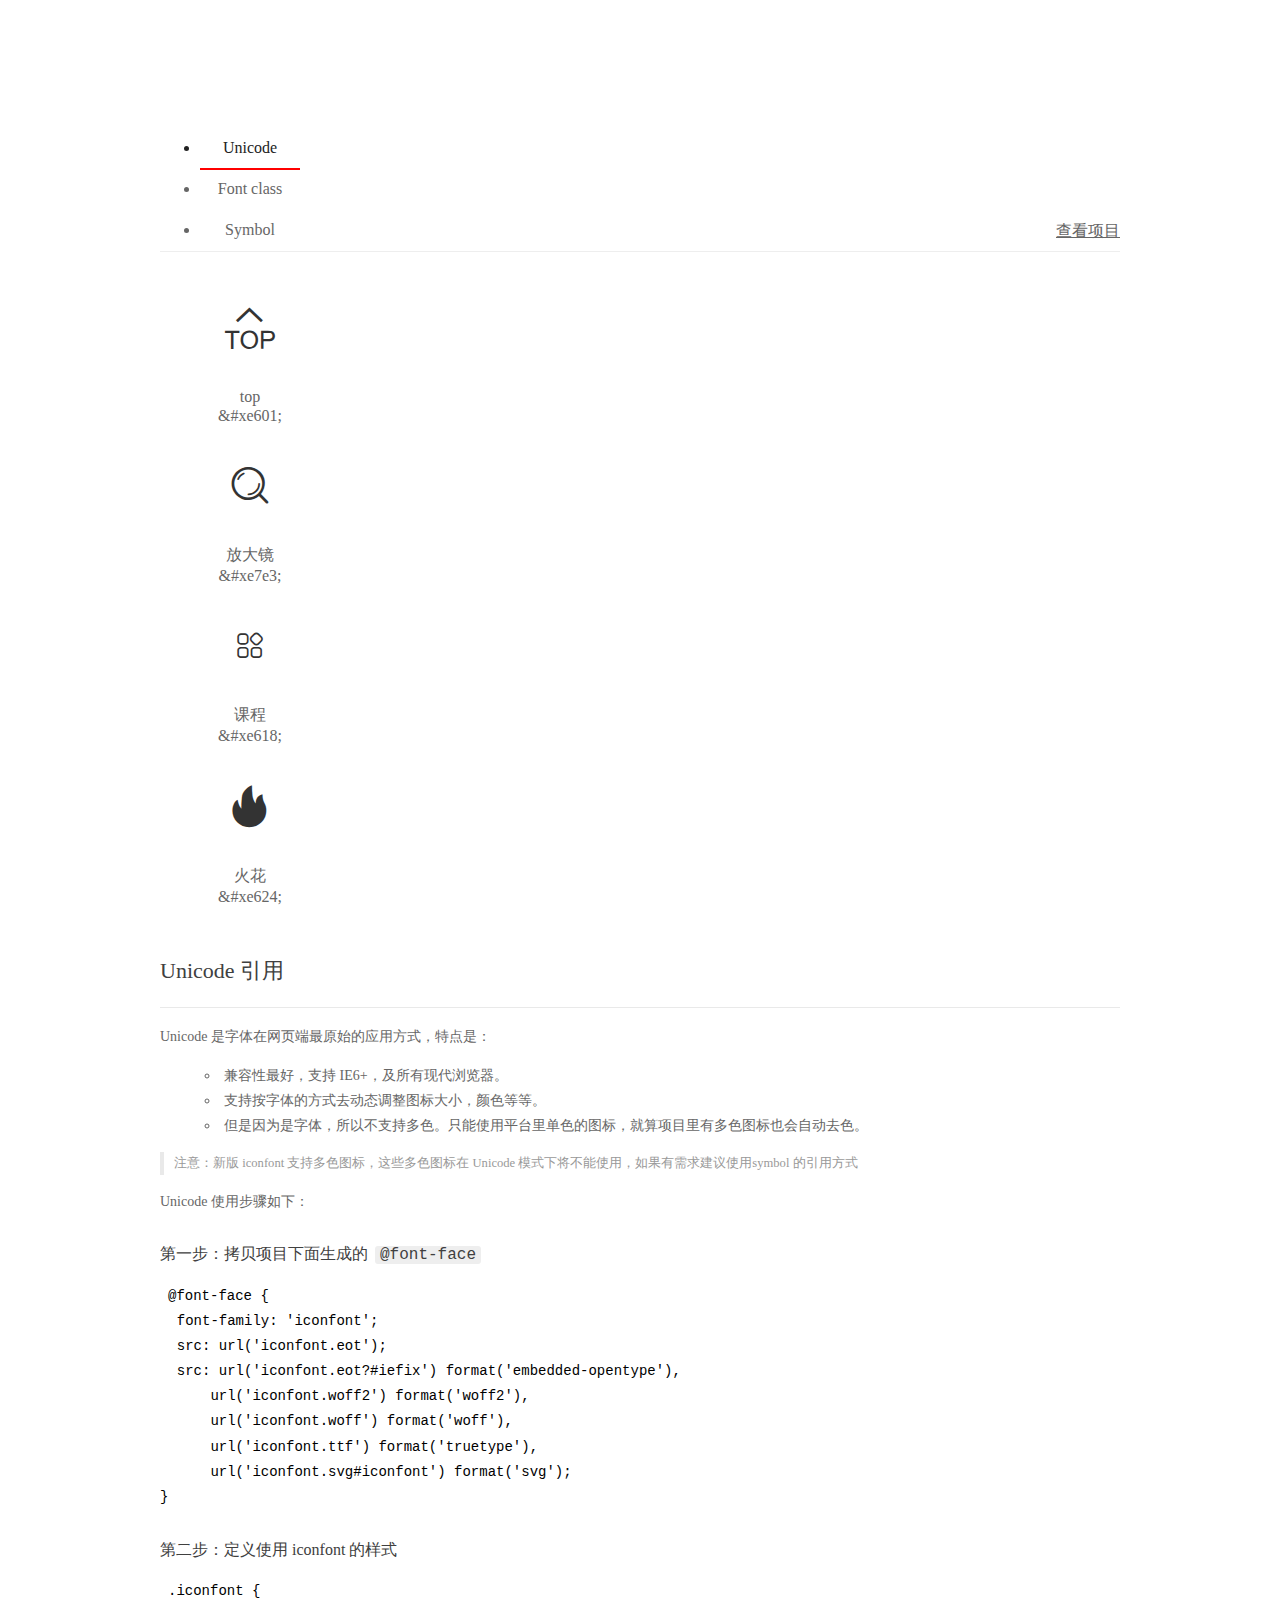
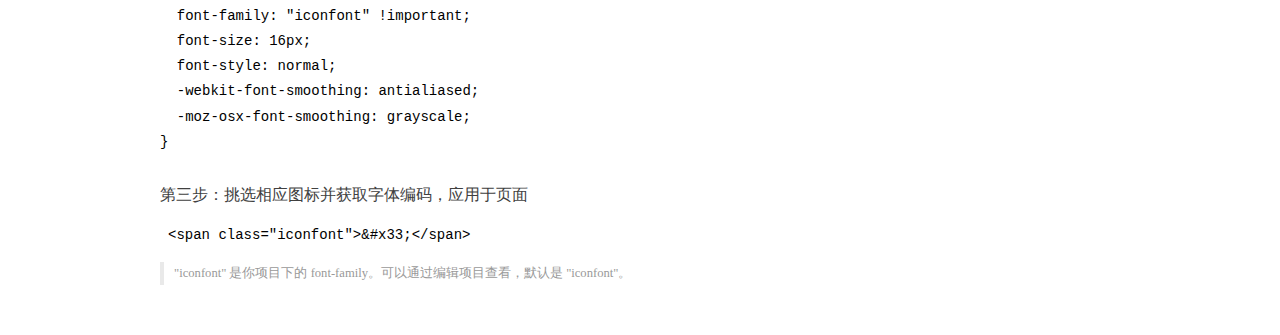
<file: font/demo_index.html>
<!DOCTYPE html>
<html>
<head>
  <meta charset="utf-8"/>
  <title>IconFont Demo</title>
  <link rel="shortcut icon" href="https://gtms04.alicdn.com/tps/i4/TB1_oz6GVXXXXaFXpXXJDFnIXXX-64-64.ico" type="image/x-icon"/>
  <link rel="stylesheet" href="https://g.alicdn.com/thx/cube/1.3.2/cube.min.css">
  <link rel="stylesheet" href="demo.css">
  <link rel="stylesheet" href="iconfont.css">
  <script src="iconfont.js"></script>
  <!-- jQuery -->
  <script src="https://a1.alicdn.com/oss/uploads/2018/12/26/7bfddb60-08e8-11e9-9b04-53e73bb6408b.js"></script>
  <!-- 代码高亮 -->
  <script src="https://a1.alicdn.com/oss/uploads/2018/12/26/a3f714d0-08e6-11e9-8a15-ebf944d7534c.js"></script>
</head>
<body>
  <div class="main">
    <h1 class="logo"><a href="https://www.iconfont.cn/" title="iconfont 首页" target="_blank">&#xe86b;</a></h1>
    <div class="nav-tabs">
      <ul id="tabs" class="dib-box">
        <li class="dib active"><span>Unicode</span></li>
        <li class="dib"><span>Font class</span></li>
        <li class="dib"><span>Symbol</span></li>
      </ul>
      
      <a href="https://www.iconfont.cn/manage/index?manage_type=myprojects&projectId=1399891" target="_blank" class="nav-more">查看项目</a>
      
    </div>
    <div class="tab-container">
      <div class="content unicode" style="display: block;">
          <ul class="icon_lists dib-box">
          
            <li class="dib">
              <span class="icon iconfont">&#xe601;</span>
                <div class="name">top</div>
                <div class="code-name">&amp;#xe601;</div>
              </li>
          
            <li class="dib">
              <span class="icon iconfont">&#xe7e3;</span>
                <div class="name">放大镜</div>
                <div class="code-name">&amp;#xe7e3;</div>
              </li>
          
            <li class="dib">
              <span class="icon iconfont">&#xe618;</span>
                <div class="name">课程</div>
                <div class="code-name">&amp;#xe618;</div>
              </li>
          
            <li class="dib">
              <span class="icon iconfont">&#xe624;</span>
                <div class="name">火花</div>
                <div class="code-name">&amp;#xe624;</div>
              </li>
          
          </ul>
          <div class="article markdown">
          <h2 id="unicode-">Unicode 引用</h2>
          <hr>

          <p>Unicode 是字体在网页端最原始的应用方式，特点是：</p>
          <ul>
            <li>兼容性最好，支持 IE6+，及所有现代浏览器。</li>
            <li>支持按字体的方式去动态调整图标大小，颜色等等。</li>
            <li>但是因为是字体，所以不支持多色。只能使用平台里单色的图标，就算项目里有多色图标也会自动去色。</li>
          </ul>
          <blockquote>
            <p>注意：新版 iconfont 支持多色图标，这些多色图标在 Unicode 模式下将不能使用，如果有需求建议使用symbol 的引用方式</p>
          </blockquote>
          <p>Unicode 使用步骤如下：</p>
          <h3 id="-font-face">第一步：拷贝项目下面生成的 <code>@font-face</code></h3>
<pre><code class="language-css"
>@font-face {
  font-family: 'iconfont';
  src: url('iconfont.eot');
  src: url('iconfont.eot?#iefix') format('embedded-opentype'),
      url('iconfont.woff2') format('woff2'),
      url('iconfont.woff') format('woff'),
      url('iconfont.ttf') format('truetype'),
      url('iconfont.svg#iconfont') format('svg');
}
</code></pre>
          <h3 id="-iconfont-">第二步：定义使用 iconfont 的样式</h3>
<pre><code class="language-css"
>.iconfont {
  font-family: "iconfont" !important;
  font-size: 16px;
  font-style: normal;
  -webkit-font-smoothing: antialiased;
  -moz-osx-font-smoothing: grayscale;
}
</code></pre>
          <h3 id="-">第三步：挑选相应图标并获取字体编码，应用于页面</h3>
<pre>
<code class="language-html"
>&lt;span class="iconfont"&gt;&amp;#x33;&lt;/span&gt;
</code></pre>
          <blockquote>
            <p>"iconfont" 是你项目下的 font-family。可以通过编辑项目查看，默认是 "iconfont"。</p>
          </blockquote>
          </div>
      </div>
      <div class="content font-class">
        <ul class="icon_lists dib-box">
          
          <li class="dib">
            <span class="icon iconfont icon-top"></span>
            <div class="name">
              top
            </div>
            <div class="code-name">.icon-top
            </div>
          </li>
          
          <li class="dib">
            <span class="icon iconfont icon-fangdajing"></span>
            <div class="name">
              放大镜
            </div>
            <div class="code-name">.icon-fangdajing
            </div>
          </li>
          
          <li class="dib">
            <span class="icon iconfont icon-kecheng"></span>
            <div class="name">
              课程
            </div>
            <div class="code-name">.icon-kecheng
            </div>
          </li>
          
          <li class="dib">
            <span class="icon iconfont icon-huohua"></span>
            <div class="name">
              火花
            </div>
            <div class="code-name">.icon-huohua
            </div>
          </li>
          
        </ul>
        <div class="article markdown">
        <h2 id="font-class-">font-class 引用</h2>
        <hr>

        <p>font-class 是 Unicode 使用方式的一种变种，主要是解决 Unicode 书写不直观，语意不明确的问题。</p>
        <p>与 Unicode 使用方式相比，具有如下特点：</p>
        <ul>
          <li>兼容性良好，支持 IE8+，及所有现代浏览器。</li>
          <li>相比于 Unicode 语意明确，书写更直观。可以很容易分辨这个 icon 是什么。</li>
          <li>因为使用 class 来定义图标，所以当要替换图标时，只需要修改 class 里面的 Unicode 引用。</li>
          <li>不过因为本质上还是使用的字体，所以多色图标还是不支持的。</li>
        </ul>
        <p>使用步骤如下：</p>
        <h3 id="-fontclass-">第一步：引入项目下面生成的 fontclass 代码：</h3>
<pre><code class="language-html">&lt;link rel="stylesheet" href="./iconfont.css"&gt;
</code></pre>
        <h3 id="-">第二步：挑选相应图标并获取类名，应用于页面：</h3>
<pre><code class="language-html">&lt;span class="iconfont icon-xxx"&gt;&lt;/span&gt;
</code></pre>
        <blockquote>
          <p>"
            iconfont" 是你项目下的 font-family。可以通过编辑项目查看，默认是 "iconfont"。</p>
        </blockquote>
      </div>
      </div>
      <div class="content symbol">
          <ul class="icon_lists dib-box">
          
            <li class="dib">
                <svg class="icon svg-icon" aria-hidden="true">
                  <use xlink:href="#icon-top"></use>
                </svg>
                <div class="name">top</div>
                <div class="code-name">#icon-top</div>
            </li>
          
            <li class="dib">
                <svg class="icon svg-icon" aria-hidden="true">
                  <use xlink:href="#icon-fangdajing"></use>
                </svg>
                <div class="name">放大镜</div>
                <div class="code-name">#icon-fangdajing</div>
            </li>
          
            <li class="dib">
                <svg class="icon svg-icon" aria-hidden="true">
                  <use xlink:href="#icon-kecheng"></use>
                </svg>
                <div class="name">课程</div>
                <div class="code-name">#icon-kecheng</div>
            </li>
          
            <li class="dib">
                <svg class="icon svg-icon" aria-hidden="true">
                  <use xlink:href="#icon-huohua"></use>
                </svg>
                <div class="name">火花</div>
                <div class="code-name">#icon-huohua</div>
            </li>
          
          </ul>
          <div class="article markdown">
          <h2 id="symbol-">Symbol 引用</h2>
          <hr>

          <p>这是一种全新的使用方式，应该说这才是未来的主流，也是平台目前推荐的用法。相关介绍可以参考这篇<a href="">文章</a>
            这种用法其实是做了一个 SVG 的集合，与另外两种相比具有如下特点：</p>
          <ul>
            <li>支持多色图标了，不再受单色限制。</li>
            <li>通过一些技巧，支持像字体那样，通过 <code>font-size</code>, <code>color</code> 来调整样式。</li>
            <li>兼容性较差，支持 IE9+，及现代浏览器。</li>
            <li>浏览器渲染 SVG 的性能一般，还不如 png。</li>
          </ul>
          <p>使用步骤如下：</p>
          <h3 id="-symbol-">第一步：引入项目下面生成的 symbol 代码：</h3>
<pre><code class="language-html">&lt;script src="./iconfont.js"&gt;&lt;/script&gt;
</code></pre>
          <h3 id="-css-">第二步：加入通用 CSS 代码（引入一次就行）：</h3>
<pre><code class="language-html">&lt;style&gt;
.icon {
  width: 1em;
  height: 1em;
  vertical-align: -0.15em;
  fill: currentColor;
  overflow: hidden;
}
&lt;/style&gt;
</code></pre>
          <h3 id="-">第三步：挑选相应图标并获取类名，应用于页面：</h3>
<pre><code class="language-html">&lt;svg class="icon" aria-hidden="true"&gt;
  &lt;use xlink:href="#icon-xxx"&gt;&lt;/use&gt;
&lt;/svg&gt;
</code></pre>
          </div>
      </div>

    </div>
  </div>
  <script>
  $(document).ready(function () {
      $('.tab-container .content:first').show()

      $('#tabs li').click(function (e) {
        var tabContent = $('.tab-container .content')
        var index = $(this).index()

        if ($(this).hasClass('active')) {
          return
        } else {
          $('#tabs li').removeClass('active')
          $(this).addClass('active')

          tabContent.hide().eq(index).fadeIn()
        }
      })
    })
  </script>
</body>
</html>
</file>
<file: font/demo.css>
/* Logo 字体 */
@font-face {
  font-family: "iconfont logo";
  src: url('https://at.alicdn.com/t/font_985780_km7mi63cihi.eot?t=1545807318834');
  src: url('https://at.alicdn.com/t/font_985780_km7mi63cihi.eot?t=1545807318834#iefix') format('embedded-opentype'),
    url('https://at.alicdn.com/t/font_985780_km7mi63cihi.woff?t=1545807318834') format('woff'),
    url('https://at.alicdn.com/t/font_985780_km7mi63cihi.ttf?t=1545807318834') format('truetype'),
    url('https://at.alicdn.com/t/font_985780_km7mi63cihi.svg?t=1545807318834#iconfont') format('svg');
}

.logo {
  font-family: "iconfont logo";
  font-size: 160px;
  font-style: normal;
  -webkit-font-smoothing: antialiased;
  -moz-osx-font-smoothing: grayscale;
}

/* tabs */
.nav-tabs {
  position: relative;
}

.nav-tabs .nav-more {
  position: absolute;
  right: 0;
  bottom: 0;
  height: 42px;
  line-height: 42px;
  color: #666;
}

#tabs {
  border-bottom: 1px solid #eee;
}

#tabs li {
  cursor: pointer;
  width: 100px;
  height: 40px;
  line-height: 40px;
  text-align: center;
  font-size: 16px;
  border-bottom: 2px solid transparent;
  position: relative;
  z-index: 1;
  margin-bottom: -1px;
  color: #666;
}


#tabs .active {
  border-bottom-color: #f00;
  color: #222;
}

.tab-container .content {
  display: none;
}

/* 页面布局 */
.main {
  padding: 30px 100px;
  width: 960px;
  margin: 0 auto;
}

.main .logo {
  color: #333;
  text-align: left;
  margin-bottom: 30px;
  line-height: 1;
  height: 110px;
  margin-top: -50px;
  overflow: hidden;
  *zoom: 1;
}

.main .logo a {
  font-size: 160px;
  color: #333;
}

.helps {
  margin-top: 40px;
}

.helps pre {
  padding: 20px;
  margin: 10px 0;
  border: solid 1px #e7e1cd;
  background-color: #fffdef;
  overflow: auto;
}

.icon_lists {
  width: 100% !important;
  overflow: hidden;
  *zoom: 1;
}

.icon_lists li {
  width: 100px;
  margin-bottom: 10px;
  margin-right: 20px;
  text-align: center;
  list-style: none !important;
  cursor: default;
}

.icon_lists li .code-name {
  line-height: 1.2;
}

.icon_lists .icon {
  display: block;
  height: 100px;
  line-height: 100px;
  font-size: 42px;
  margin: 10px auto;
  color: #333;
  -webkit-transition: font-size 0.25s linear, width 0.25s linear;
  -moz-transition: font-size 0.25s linear, width 0.25s linear;
  transition: font-size 0.25s linear, width 0.25s linear;
}

.icon_lists .icon:hover {
  font-size: 100px;
}

.icon_lists .svg-icon {
  /* 通过设置 font-size 来改变图标大小 */
  width: 1em;
  /* 图标和文字相邻时，垂直对齐 */
  vertical-align: -0.15em;
  /* 通过设置 color 来改变 SVG 的颜色/fill */
  fill: currentColor;
  /* path 和 stroke 溢出 viewBox 部分在 IE 下会显示
      normalize.css 中也包含这行 */
  overflow: hidden;
}

.icon_lists li .name,
.icon_lists li .code-name {
  color: #666;
}

/* markdown 样式 */
.markdown {
  color: #666;
  font-size: 14px;
  line-height: 1.8;
}

.highlight {
  line-height: 1.5;
}

.markdown img {
  vertical-align: middle;
  max-width: 100%;
}

.markdown h1 {
  color: #404040;
  font-weight: 500;
  line-height: 40px;
  margin-bottom: 24px;
}

.markdown h2,
.markdown h3,
.markdown h4,
.markdown h5,
.markdown h6 {
  color: #404040;
  margin: 1.6em 0 0.6em 0;
  font-weight: 500;
  clear: both;
}

.markdown h1 {
  font-size: 28px;
}

.markdown h2 {
  font-size: 22px;
}

.markdown h3 {
  font-size: 16px;
}

.markdown h4 {
  font-size: 14px;
}

.markdown h5 {
  font-size: 12px;
}

.markdown h6 {
  font-size: 12px;
}

.markdown hr {
  height: 1px;
  border: 0;
  background: #e9e9e9;
  margin: 16px 0;
  clear: both;
}

.markdown p {
  margin: 1em 0;
}

.markdown>p,
.markdown>blockquote,
.markdown>.highlight,
.markdown>ol,
.markdown>ul {
  width: 80%;
}

.markdown ul>li {
  list-style: circle;
}

.markdown>ul li,
.markdown blockquote ul>li {
  margin-left: 20px;
  padding-left: 4px;
}

.markdown>ul li p,
.markdown>ol li p {
  margin: 0.6em 0;
}

.markdown ol>li {
  list-style: decimal;
}

.markdown>ol li,
.markdown blockquote ol>li {
  margin-left: 20px;
  padding-left: 4px;
}

.markdown code {
  margin: 0 3px;
  padding: 0 5px;
  background: #eee;
  border-radius: 3px;
}

.markdown strong,
.markdown b {
  font-weight: 600;
}

.markdown>table {
  border-collapse: collapse;
  border-spacing: 0px;
  empty-cells: show;
  border: 1px solid #e9e9e9;
  width: 95%;
  margin-bottom: 24px;
}

.markdown>table th {
  white-space: nowrap;
  color: #333;
  font-weight: 600;
}

.markdown>table th,
.markdown>table td {
  border: 1px solid #e9e9e9;
  padding: 8px 16px;
  text-align: left;
}

.markdown>table th {
  background: #F7F7F7;
}

.markdown blockquote {
  font-size: 90%;
  color: #999;
  border-left: 4px solid #e9e9e9;
  padding-left: 0.8em;
  margin: 1em 0;
}

.markdown blockquote p {
  margin: 0;
}

.markdown .anchor {
  opacity: 0;
  transition: opacity 0.3s ease;
  margin-left: 8px;
}

.markdown .waiting {
  color: #ccc;
}

.markdown h1:hover .anchor,
.markdown h2:hover .anchor,
.markdown h3:hover .anchor,
.markdown h4:hover .anchor,
.markdown h5:hover .anchor,
.markdown h6:hover .anchor {
  opacity: 1;
  display: inline-block;
}

.markdown>br,
.markdown>p>br {
  clear: both;
}


.hljs {
  display: block;
  background: white;
  padding: 0.5em;
  color: #333333;
  overflow-x: auto;
}

.hljs-comment,
.hljs-meta {
  color: #969896;
}

.hljs-string,
.hljs-variable,
.hljs-template-variable,
.hljs-strong,
.hljs-emphasis,
.hljs-quote {
  color: #df5000;
}

.hljs-keyword,
.hljs-selector-tag,
.hljs-type {
  color: #a71d5d;
}

.hljs-literal,
.hljs-symbol,
.hljs-bullet,
.hljs-attribute {
  color: #0086b3;
}

.hljs-section,
.hljs-name {
  color: #63a35c;
}

.hljs-tag {
  color: #333333;
}

.hljs-title,
.hljs-attr,
.hljs-selector-id,
.hljs-selector-class,
.hljs-selector-attr,
.hljs-selector-pseudo {
  color: #795da3;
}

.hljs-addition {
  color: #55a532;
  background-color: #eaffea;
}

.hljs-deletion {
  color: #bd2c00;
  background-color: #ffecec;
}

.hljs-link {
  text-decoration: underline;
}

/* 代码高亮 */
/* PrismJS 1.15.0
https://prismjs.com/download.html#themes=prism&languages=markup+css+clike+javascript */
/**
 * prism.js default theme for JavaScript, CSS and HTML
 * Based on dabblet (http://dabblet.com)
 * @author Lea Verou
 */
code[class*="language-"],
pre[class*="language-"] {
  color: black;
  background: none;
  text-shadow: 0 1px white;
  font-family: Consolas, Monaco, 'Andale Mono', 'Ubuntu Mono', monospace;
  text-align: left;
  white-space: pre;
  word-spacing: normal;
  word-break: normal;
  word-wrap: normal;
  line-height: 1.5;

  -moz-tab-size: 4;
  -o-tab-size: 4;
  tab-size: 4;

  -webkit-hyphens: none;
  -moz-hyphens: none;
  -ms-hyphens: none;
  hyphens: none;
}

pre[class*="language-"]::-moz-selection,
pre[class*="language-"] ::-moz-selection,
code[class*="language-"]::-moz-selection,
code[class*="language-"] ::-moz-selection {
  text-shadow: none;
  background: #b3d4fc;
}

pre[class*="language-"]::selection,
pre[class*="language-"] ::selection,
code[class*="language-"]::selection,
code[class*="language-"] ::selection {
  text-shadow: none;
  background: #b3d4fc;
}

@media print {

  code[class*="language-"],
  pre[class*="language-"] {
    text-shadow: none;
  }
}

/* Code blocks */
pre[class*="language-"] {
  padding: 1em;
  margin: .5em 0;
  overflow: auto;
}

:not(pre)>code[class*="language-"],
pre[class*="language-"] {
  background: #f5f2f0;
}

/* Inline code */
:not(pre)>code[class*="language-"] {
  padding: .1em;
  border-radius: .3em;
  white-space: normal;
}

.token.comment,
.token.prolog,
.token.doctype,
.token.cdata {
  color: slategray;
}

.token.punctuation {
  color: #999;
}

.namespace {
  opacity: .7;
}

.token.property,
.token.tag,
.token.boolean,
.token.number,
.token.constant,
.token.symbol,
.token.deleted {
  color: #905;
}

.token.selector,
.token.attr-name,
.token.string,
.token.char,
.token.builtin,
.token.inserted {
  color: #690;
}

.token.operator,
.token.entity,
.token.url,
.language-css .token.string,
.style .token.string {
  color: #9a6e3a;
  background: hsla(0, 0%, 100%, .5);
}

.token.atrule,
.token.attr-value,
.token.keyword {
  color: #07a;
}

.token.function,
.token.class-name {
  color: #DD4A68;
}

.token.regex,
.token.important,
.token.variable {
  color: #e90;
}

.token.important,
.token.bold {
  font-weight: bold;
}

.token.italic {
  font-style: italic;
}

.token.entity {
  cursor: help;
}
</file>
<file: font/iconfont.css>
@font-face {font-family: "iconfont";
  src: url('iconfont.eot?t=1568018903620'); /* IE9 */
  src: url('iconfont.eot?t=1568018903620#iefix') format('embedded-opentype'), /* IE6-IE8 */
  url('[data-uri]') format('woff2'),
  url('iconfont.woff?t=1568018903620') format('woff'),
  url('iconfont.ttf?t=1568018903620') format('truetype'), /* chrome, firefox, opera, Safari, Android, iOS 4.2+ */
  url('iconfont.svg?t=1568018903620#iconfont') format('svg'); /* iOS 4.1- */
}

.iconfont {
  font-family: "iconfont" !important;
  font-size: 16px;
  font-style: normal;
  -webkit-font-smoothing: antialiased;
  -moz-osx-font-smoothing: grayscale;
}

.icon-top:before {
  content: "\e601";
}

.icon-fangdajing:before {
  content: "\e7e3";
}

.icon-kecheng:before {
  content: "\e618";
}

.icon-huohua:before {
  content: "\e624";
}
</file>
